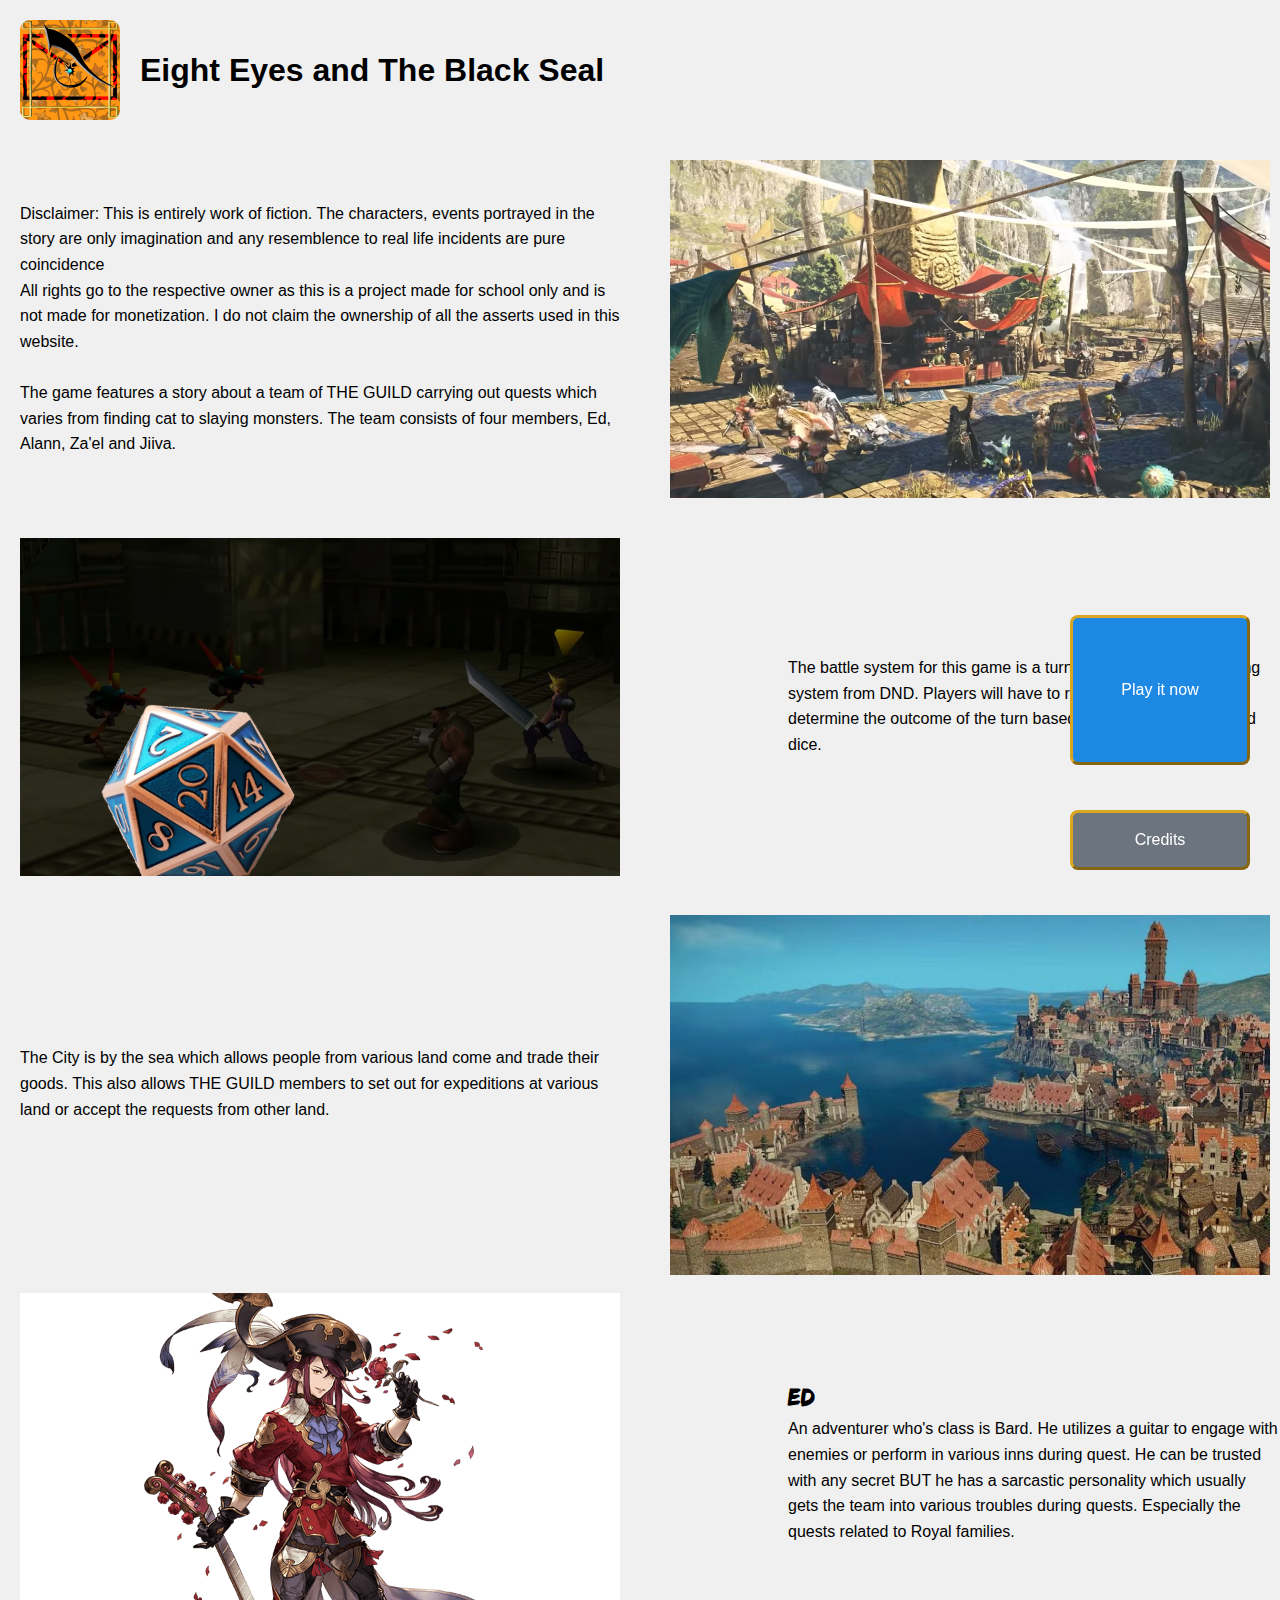
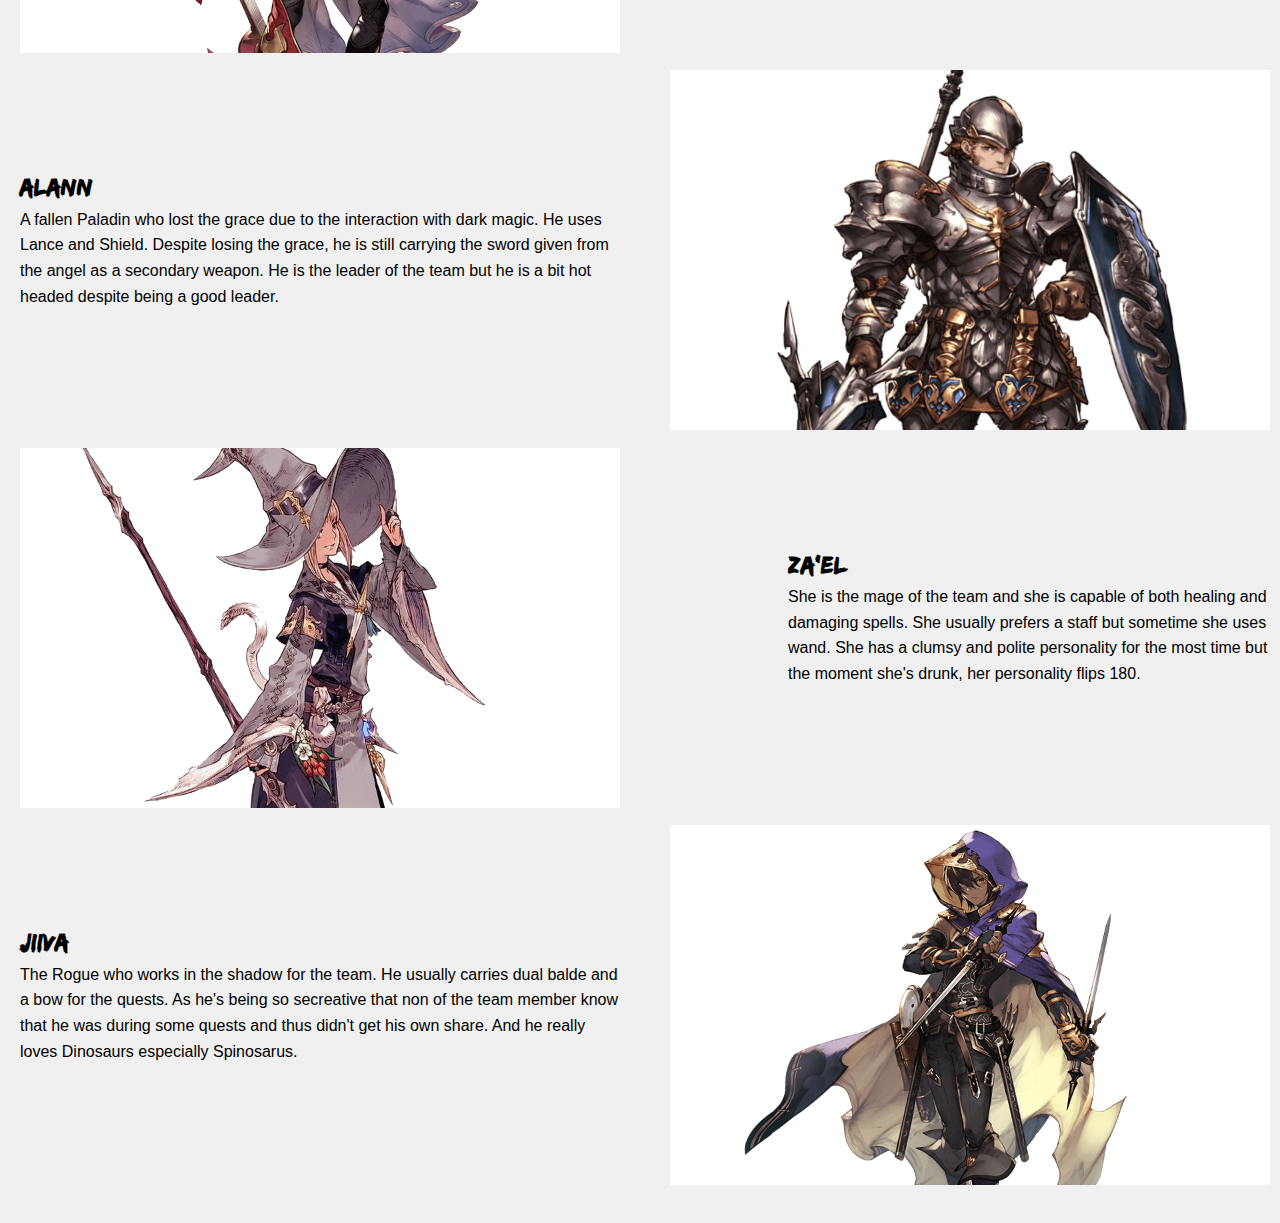
<file: index.html>
<!DOCTYPE html>
<html lang="en">

<head>
  <meta charset="UTF-8">
  <meta name="viewport" content="width=device-width, initial-scale=1.0">
  <title>Eight Eyes and The Black Seal</title>
  <link rel="stylesheet" href="css/indexStyle.css">
  <link rel="icon" type="image/x-icon" href="imgs/icons/Zari.png">
</head>

<body>

  <div class="container">

    <header class="header">
      <div class="logo">
        <img class="logo" src="imgs/logo/EightEyesLogo.png" alt="">
      </div>
      <h1>Eight Eyes and The Black Seal</h1>
    </header>

    <div class="floating-buttons">
      <a href="prologue.html"><button class="primary">Play it now</button></a>
      <a href="credits.html"><button class="secondary">Credits</button></a>
    </div>

    <section class="row section-one">
      <div class="text">
        <p>
          Disclaimer: This is entirely work of fiction. The characters, events portrayed in the story are only
          imagination and any resemblence to real life incidents are pure coincidence <br>
          All rights go to the respective owner as this is a project made for school only and is not made for
          monetization. I do not claim the ownership of all the asserts used in this website.
          <br><br>
          The game features a story about a team of THE GUILD carrying out quests which varies from finding cat to
          slaying monsters.
          The team consists of four members, Ed, Alann, Za'el and Jiiva.
        </p>
      </div>

      <div class="image large">
        <img src="imgs/indexguild.png" alt="">
      </div>
    </section>

    <section class="row section-two">
      <div class="image large">
        <img src="imgs/tbD20.png" alt="">
      </div>

      <div class="text">
        <p>
          The battle system for this game is a turn-based with Dice 20 rolling system from DND.
          Players will have to roll the dice in order to determine the outcome of the turn based on the value of the
          rolled dice.
        </p>
    </section>

    <section class="row section-one">
      <div class="text">
        <p>
          The City is by the sea which allows people from various land come and trade their goods. This also allows THE
          GUILD members to set out for expeditions at various land
          or accept the requests from other land.
        </p>
      </div>

      <div class="image large">
        <img src="imgs/city.png" alt="">
      </div>
    </section>

    <section class="row section-two">
      <div class="image large">
        <img class="Ed" src="imgs/IndexEd.png" alt="">
      </div>

      <div class="text">
        <h2>Ed</h2>
        <p>
          An adventurer who's class is Bard.
          He utilizes a guitar to engage with enemies or perform in various inns during quest.
          He can be trusted with any secret BUT
          he has a sarcastic personality which usually gets the team into various troubles during quests.
          Especially the quests related to Royal families.
        </p>
      </div>

    </section>
    <section class="row section-one">
      <div class="text">
        <h2>Alann</h2>
        <p>
          A fallen Paladin who lost the grace due to the interaction with dark magic.
          He uses Lance and Shield. Despite losing the grace, he is still carrying the sword given from the angel as a
          secondary weapon.
          He is the leader of the team but he is a bit hot headed despite being a good leader.
        </p>
      </div>

      <div class="image large">
        <img class="Alann" src="imgs/IndexAlann.png" alt="IndexAlann.png">
      </div>
    </section>
    <section class="row section-two">
      <div class="image large">
        <img class="Zael" src="imgs/IndexZael.png" alt="">
      </div>

      <div class="text">
        <h2>Za'el</h2>
        <p>
          She is the mage of the team and she is capable of both healing and damaging spells.
          She usually prefers a staff but sometime she uses wand.
          She has a clumsy and polite personality for the most time but the moment she's drunk, her personality flips
          180.
        </p>
      </div>

    </section>

    <section class="row section-one">
      <div class="text">
        <h2>Jiiva</h2>
        <p>
          The Rogue who works in the shadow for the team.
          He usually carries dual balde and a bow for the quests.
          As he's being so secreative that non of the team member know that he was during some quests and thus didn't
          get his own share.
          And he really loves Dinosaurs especially Spinosarus.
        </p>
      </div>

      <div class="image largse">
        <img class="Jiiva" src="imgs/IndexJiiva.png" alt="">
      </div>
    </section>
  </div>

</body>

</html>
</file>
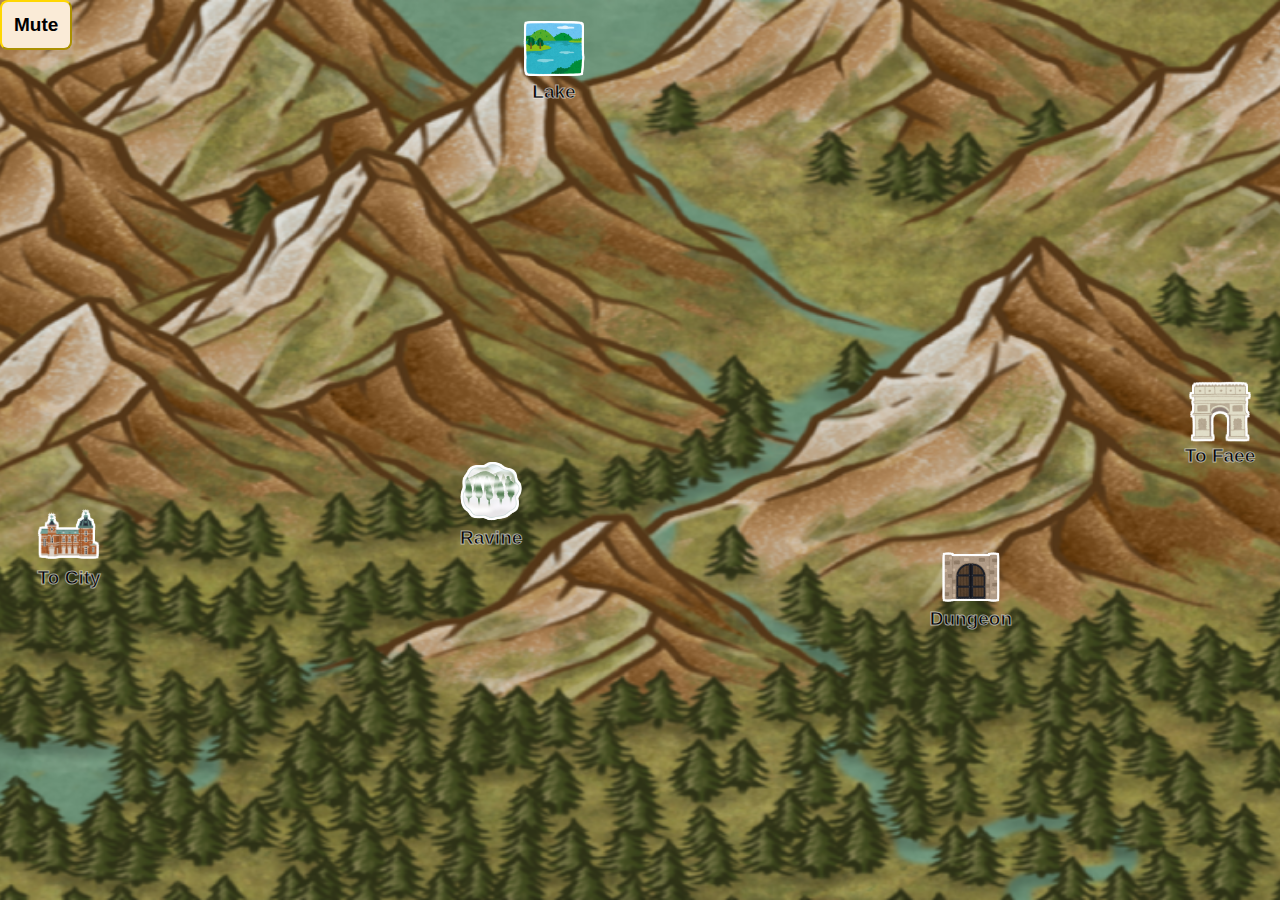
<file: forest.html>
<!DOCTYPE html>
<html lang="en">

<head>
  <meta charset="UTF-8">
  <meta name="viewport" content="width=device-width, initial-scale=1.0">
  <title>Eight Eyes and The Black Seal</title>
  <link rel="stylesheet" href="css/style.css">
  <link rel="icon" type="image/x-icon" href="imgs/icons/Zari.png">
</head>

<body class="bodyForest">
  <audio id="cityOst" autoplay loop>
    <source src="ost/Cobblestone_Village.mp3" type="audio/mp3">
  </audio>

  <button class="nav" id="musicBtn" onclick="toggleMusic()">Mute</button>
  <br>
  <br>
  <br>
  <div class="map-btn toCity">
    <a href="city.html">
      <button>
        <img class="icons" src="imgs/icons/buiding_iwate_ginkou.png" alt=""><br>
        To City</button>
    </a>
  </div>
  <!-- Castle -->
  <div class="map-btn lake" onclick="story('lake')">
    <button>
      <img class="icons" src="imgs/icons/mizuumi.png" alt=""> <br>
      Lake</button>
  </div>

  <div class="map-btn faee">
    <a href="faee.html"> <br>
      <button><img class="icons" src="imgs/icons/gaisenmon.png" alt="">
        <br>To Faee</button>
    </a>
  </div>

  <div class="map-btn ravine" onclick="story('ravine')">
    <button>
      <img class="icons" src="imgs/icons/yama_kiri.png" alt=""><br>
      Ravine</button>
  </div>

  <div class="map-btn dungeon">
    <a href="battle.html">
      <button>
        <img class="icons" src="imgs/icons/mon_gate_western_close.png" alt=""><br>
        Dungeon
      </button>
    </a>
  </div>

</body>

</html>
<script>
  function story(scene) {
    window.location.href = "story.html?scene=" + scene;
  }

  const audio = document.getElementById("cityOst");
  const button = document.getElementById("musicBtn");
  audio.volume = 0.3;
  audio.currentTime = 2;
  function toggleMusic() {
    audio.muted = !audio.muted;
    button.textContent = audio.muted ? "Unmute" : "Mute";
  }
</script>
</file>
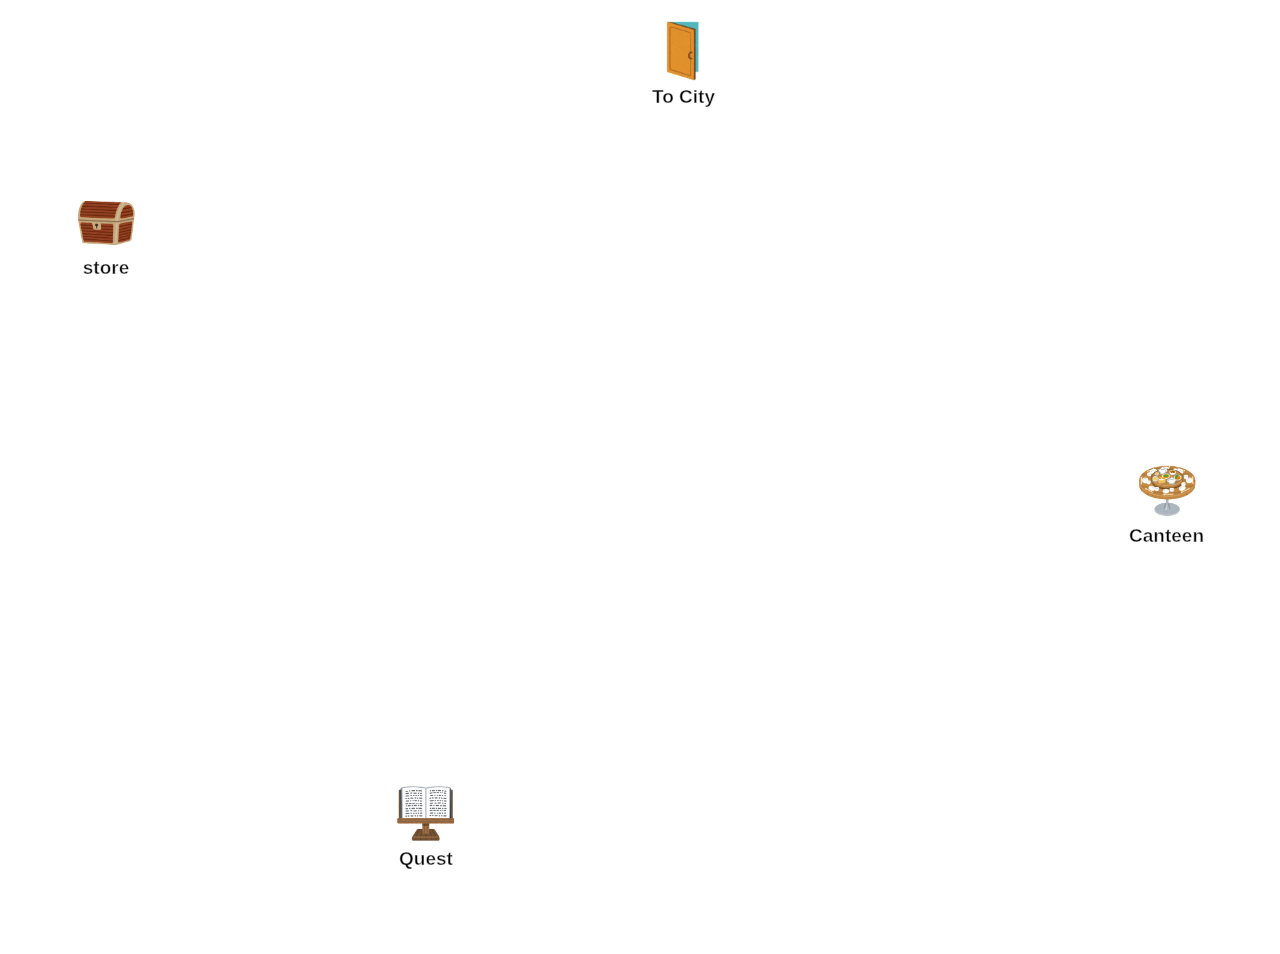
<file: guild.html>
<!DOCTYPE html>
<html lang="en">

<head>
    <meta charset="UTF-8">
    <meta name="viewport" content="width=device-width, initial-scale=1.0">
    <title>Eight Eyes and The Black Seal</title>
    <link rel="stylesheet" href="css/style.css">
    <link rel="icon" type="image/x-icon" href="imgs/icons/Zari.png">
</head>

<body class="bodyGuild">

    <iframe width="1710" height="950"
        src="https://www.youtube.com/embed/lqljKdJPgZA?autoplay=1&mute=0&loop=1&playlist=lqljKdJPgZA&controls=0&modestbranding=1&rel=0"
        title="YouTube video player" frameborder="0"
        allow="autoplay; accelerometer; clipboard-write; encrypted-media; gyroscope; picture-in-picture; web-share"
        allowfullscreen>
    </iframe>
    <div class="map-btn getOut">
        <a href="city.html">
            <button>
                <img class="icons" src="imgs/icons/door.png" alt="">
                <br>To City</button>
        </a>
    </div>

    <div class="map-btn quest" onclick="story('quest')">
        <button>
            <img class="icons" src="imgs/icons/book_syokendai.png" alt=""><br>
            Quest</button>
    </div>

    <div class="map-btn store" onclick="story('guildStore')">
        <button>
            <img class="icons" src="imgs/icons/kaizoku_takarabako.png" alt=""><br>
            store</button>
    </div>

    <div class="map-btn canteen" onclick="story('canteen')">
        <button>
            <img class="icons" src="imgs/icons/chuuka_turntable_yamucha.png" alt=""><br>
            Canteen</button>
    </div>
</body>

</html>
</file>
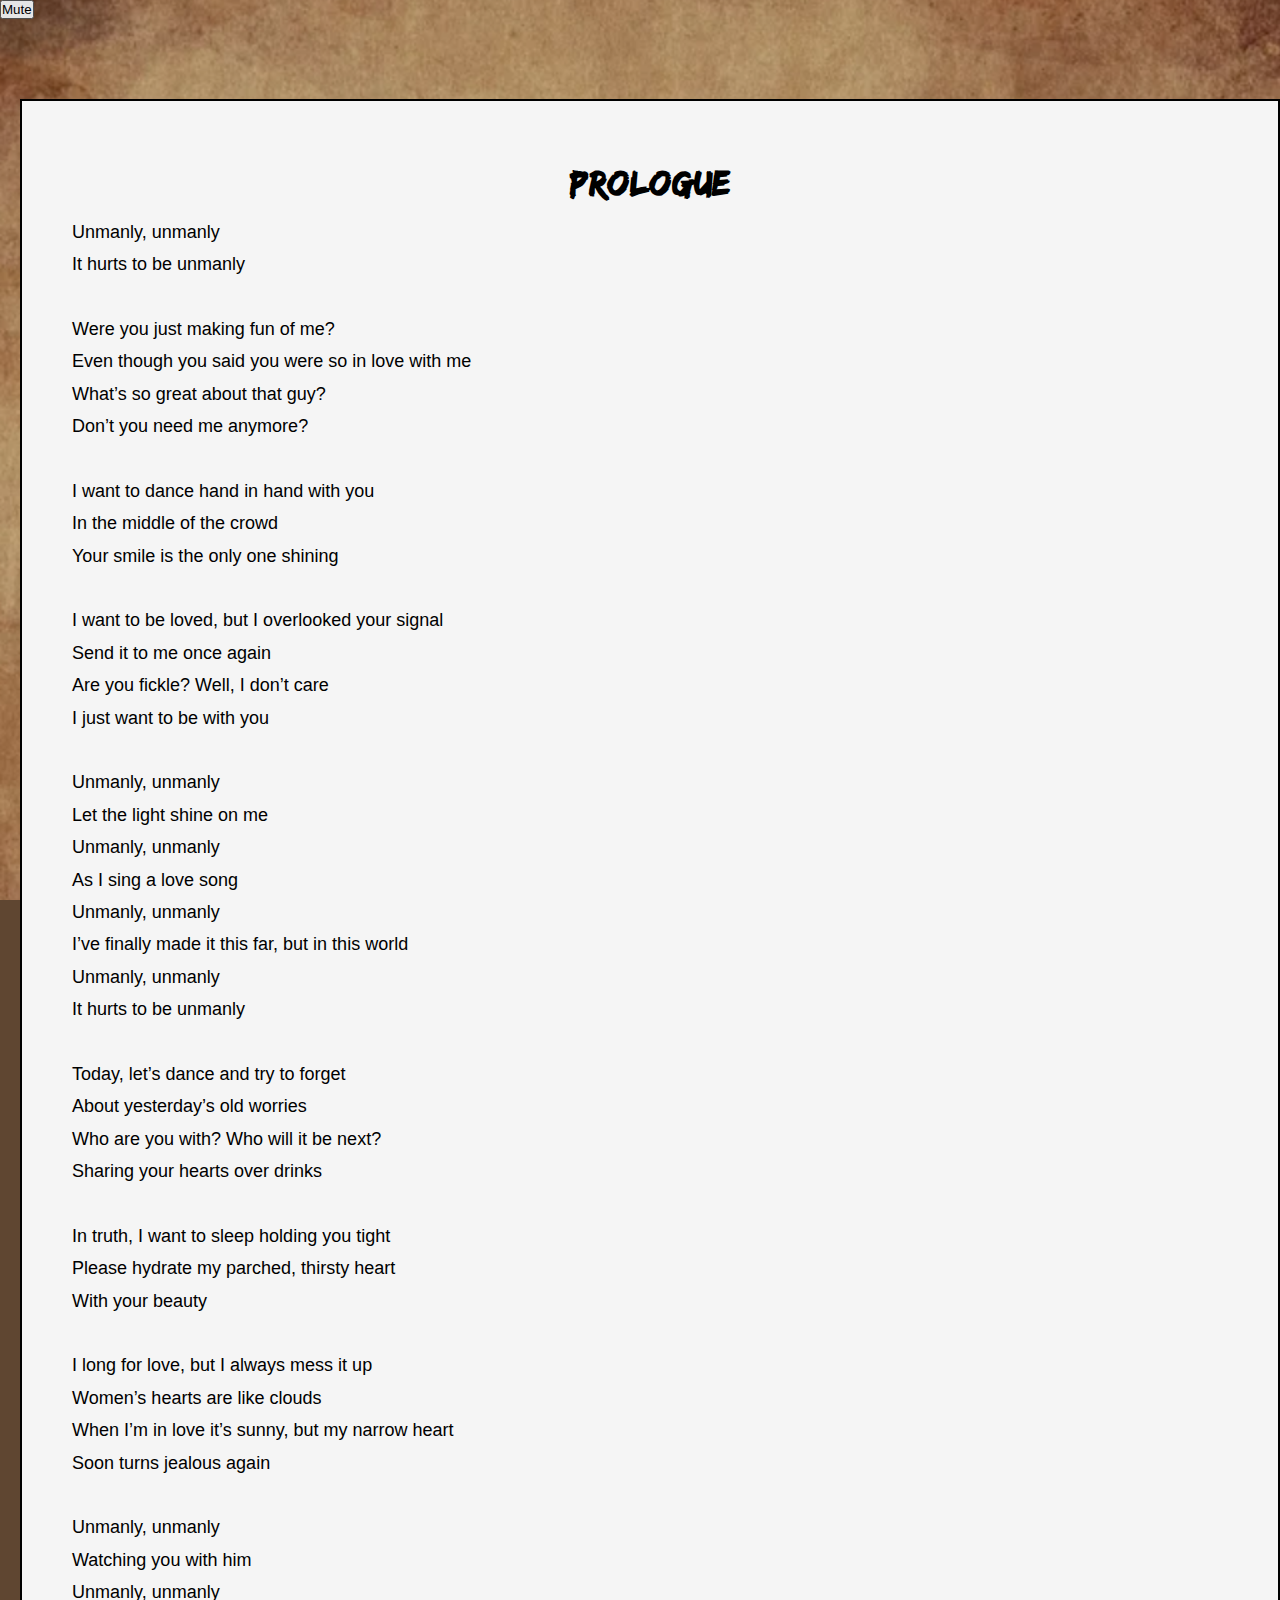
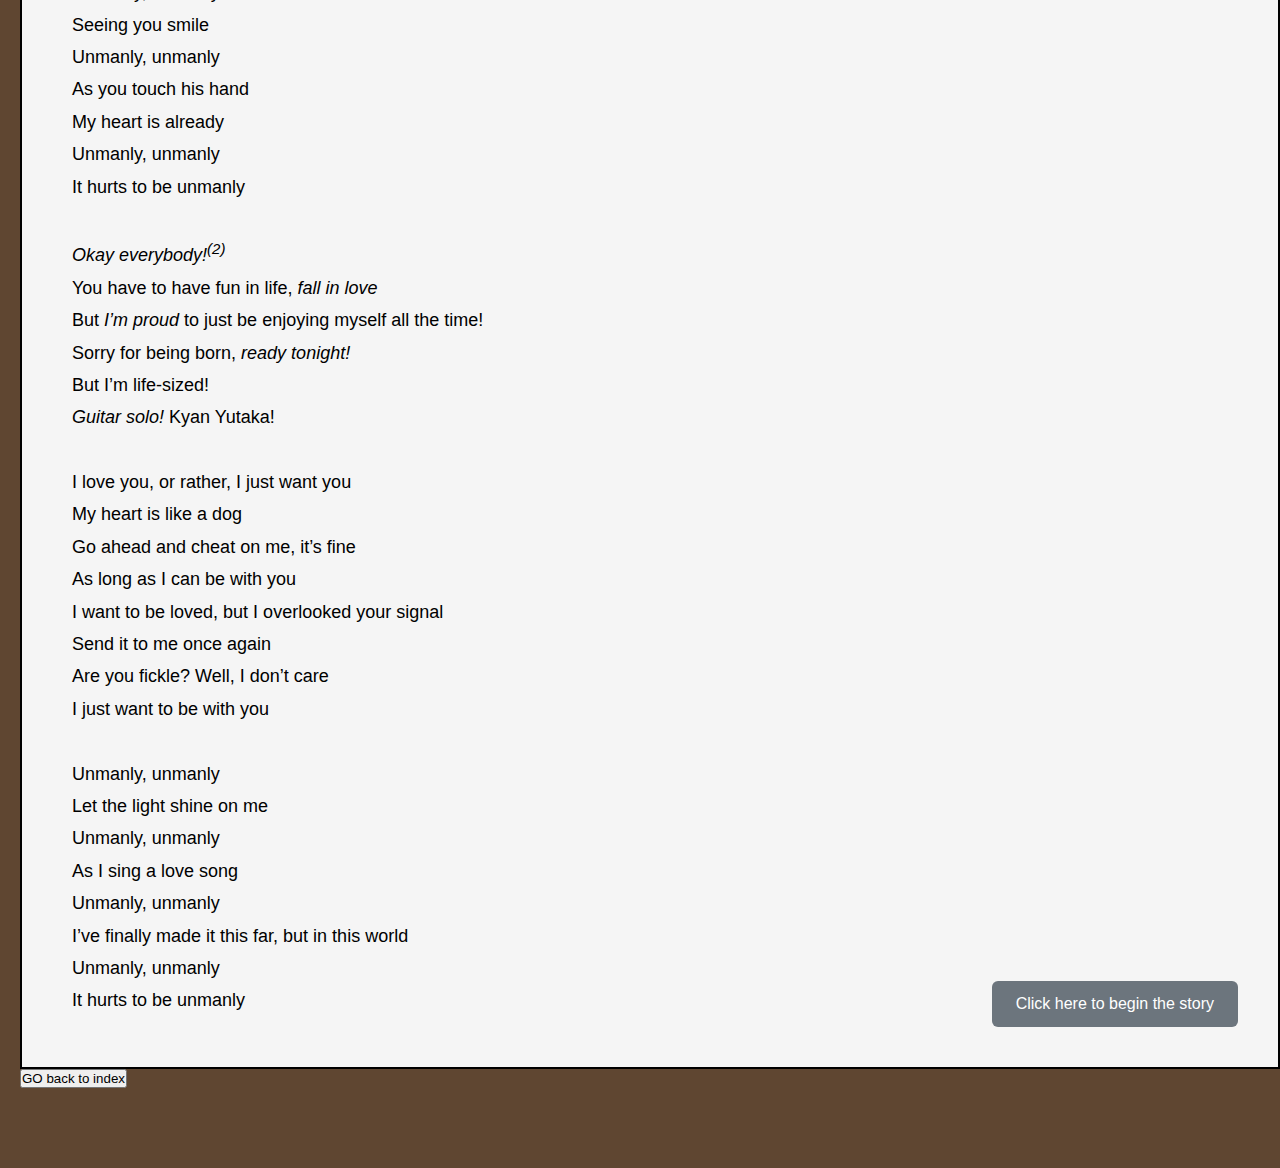
<file: prologue.html>
<!DOCTYPE html>
<html lang="en">

<head>
  <meta charset="UTF-8">
  <title>Prologue</title>
  <link rel="stylesheet" href="css/prologueStyle.css">
  <link rel="icon" type="image/x-icon" href="imgs/icons/Zari.png">
</head>

<body>

  <audio id="prost" autoplay loop>
    <source src="ost/memeshikute.mp3" type="audio/mp3">
  </audio>

  <button id="musicBtn" onclick="toggleMusic()">Mute</button>

  <div class="container">

    <div class="story-box">
      <div class="story-content">
        <h1>Prologue</h1>

        <p class="wp-block-paragraph">Unmanly, unmanly<br>It hurts to be unmanly</p>

        <br>

        <p class="wp-block-paragraph">Were you just making fun of me?<br>Even though you said you were so in love with
          me<br>What’s so great about that guy?<br>Don’t you need me anymore?</p>

        <br>

        <p class="wp-block-paragraph">I want to dance hand in hand with you<br>In the middle of the crowd<br>Your smile
          is the only one shining</p>

        <br>

        <p class="wp-block-paragraph">I want to be loved, but I overlooked your signal<br>Send it to me once
          again<br>Are you fickle? Well, I don’t care<br>I just want to be with you</p>

        <br>

        <p class="wp-block-paragraph">Unmanly, unmanly<br>Let the light shine on me<br>Unmanly, unmanly<br>As I sing a
          love song<br>Unmanly, unmanly<br>I’ve finally made it this far, but in this world<br>Unmanly, unmanly<br>It
          hurts to be unmanly</p>

        <br>

        <p class="wp-block-paragraph">Today, let’s dance and try to forget<br>About yesterday’s old worries<br>Who are
          you with? Who will it be next?<br>Sharing your hearts over drinks</p>

        <br>

        <p class="wp-block-paragraph">In truth, I want to sleep holding you tight<br>Please hydrate my parched, thirsty
          heart<br>With your beauty</p>

        <br>

        <p class="wp-block-paragraph">I long for love, but I always mess it up<br>Women’s hearts are like clouds<br>When
          I’m in love it’s sunny, but my narrow heart<br>Soon turns jealous again</p>

        <br>

        <p class="wp-block-paragraph">Unmanly, unmanly<br>Watching you with him<br>Unmanly, unmanly<br>Seeing you
          smile<br>Unmanly, unmanly<br>As you touch his hand<br>My heart is already<br>Unmanly, unmanly<br>It hurts to
          be unmanly</p>

        <br>

        <p class="wp-block-paragraph"><em>Okay everybody!<sup>(2)</sup></em><br>You have to have fun in
          life,<em>&nbsp;fall in love</em><br>But&nbsp;<em>I’m proud</em>&nbsp;to just be enjoying myself all the
          time!<br>Sorry for being born,&nbsp;<em>ready tonight!</em><br>But I’m life-sized!<br><em>Guitar
            solo!</em>&nbsp;Kyan Yutaka!</p>

        <br>

        <p class="wp-block-paragraph">I love you, or rather, I just want you<br>My heart is like a dog<br>Go ahead and
          cheat on me, it’s fine<br>As long as I can be with you<br>I want to be loved, but I overlooked your
          signal<br>Send it to me once again<br>Are you fickle? Well, I don’t care<br>I just want to be with you</p>

        <br>

        <p class="wp-block-paragraph">Unmanly, unmanly<br>Let the light shine on me<br>Unmanly, unmanly<br>As I sing a
          love song<br>Unmanly, unmanly<br>I’ve finally made it this far, but in this world<br>Unmanly, unmanly<br>It
          hurts to be unmanly</p>


      </div>

      <div class="story-button">
        <a href="city.html">
          <button>Click here to begin the story</button>
        </a>
      </div>

    </div>
    <a href="index.html">
      <button>GO back to index</button>
    </a>
  </div>

</body>

</html>
<script>
  const audio = document.getElementById("prost");
  const button = document.getElementById("musicBtn");
  audio.volume = 0.4;
  function toggleMusic() {
    audio.muted = !audio.muted;
    button.textContent = audio.muted ? "Unmute" : "Mute";
  }
</script>
</file>
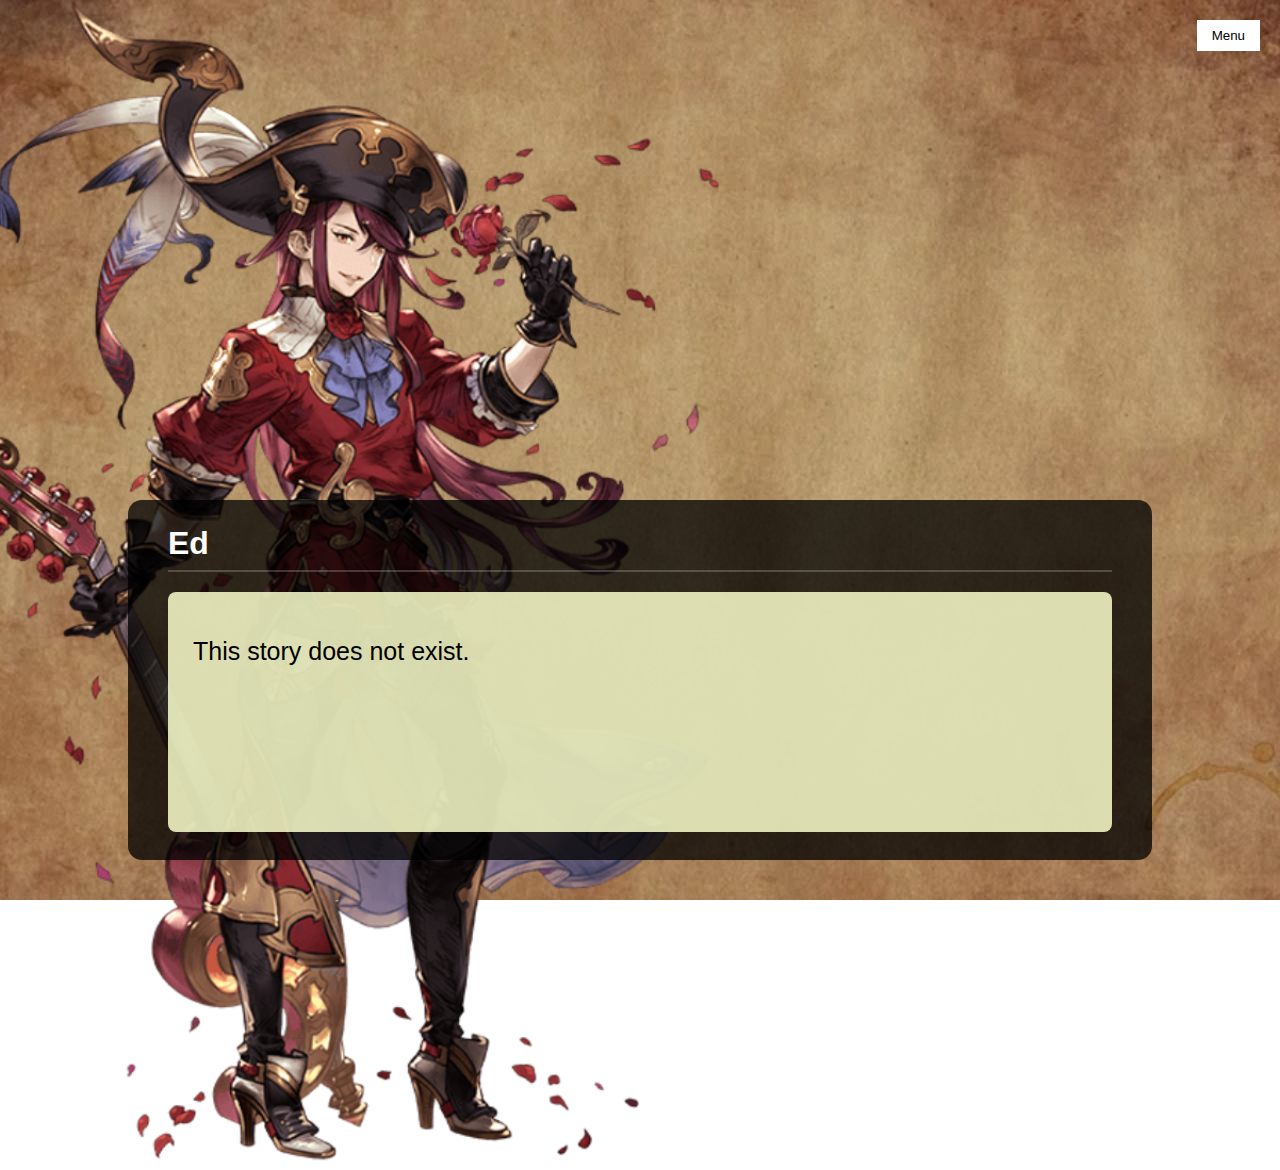
<file: story.html>
<!DOCTYPE html>
<html lang="en">

<head>
    <meta charset="UTF-8">
    <meta name="viewport" content="width=device-width, initial-scale=1.0">
    <title>Eight Eyes and The Black Seal</title>
    <link rel="stylesheet" href="css/storyStyle.css">
    <link rel="icon" type="image/x-icon" href="imgs/icons/Zari.png">
</head>

<body>

    <div id="story-container">

        <!-- Background -->
        <img src="imgs/bg/paperTexture.png" id="background">

        <button id="menuBtn">Menu</button>

        <div id="dialogue-box">

            <div id="name-box">
                <span id="character-name">Ed</span>
            </div>

            <div id="text-area">
                <p id="dialogue-text">...</p>
            </div>
        </div>
    </div>

    </div>

    <script src="js/story.js"></script>
</body>

</html>
</file>
<file: css/indexStyle.css>
* {
  margin: 0;
  padding: 0;
  box-sizing: border-box;
  font-family: Arial, sans-serif;
}

@font-face {
  font-family: 'edoSz';
  src: url('../font/edosz.ttf') format('truetype');
}

h2 {
  font-family: 'edoSz';
}

body {
  background-image: url('../imgs/bg/paperTexture.png');
  background-color: rgb(95, 70, 49);
  background-position: center;
  background-attachment: fixed;
  background-repeat: no-repeat;
  background-size: cover;
}

.container {
  max-width: 1500px;
  width: 1300px;
  margin: auto;
  padding: 20px;
  background: #f0f0f0;
}

.conimg {
  opacity: 0.2;
}

.header {
  display: flex;
  align-items: center;
  gap: 20px;
  margin-bottom: 40px;
}

.logo {
  max-width: 100px;
  max-height: 100px;
  border-radius: 10px;
}

.logo:hover {
  transform: scale(1);
  box-shadow: 0 0 0px;
}

.row {
  display: grid;
  gap: 30px;
  margin-bottom: 40px;
  align-items: center;
}

.section-one {
  grid-template-columns: 1fr 1.5fr;
}

.section-two {
  grid-template-columns: 1.5fr 1fr;
}

.section-one {
  display: grid;
  grid-template-columns: 1fr 1fr;
  align-items: center;
  gap: 40px;
}

.section-one .text,
.section-one img {
  width: 100%;
  max-width: 600px;
}

.section-one img {
  justify-self: start;
}

.image {
  max-width: 600px;
  max-height: 337.5px;
}


.image-box {
  width: 100%;
  background: #ccc;
  border: 2px solid #000;
}

.large {
  height: 450px;
}

.medium {
  height: 180px;
  margin: 20px 0;
}

img {
  max-width: 600px;
  max-height: 450px;
  transition: transform 0.3s ease, box-shadow 0.3s ease;
}

img:hover {
  transform: scale(1.02);
  box-shadow: 0 0 30px rgba(0, 0, 0, 0.6);
}

.Ed:hover {
  box-shadow: 0 0 30px rgba(255, 57, 57, 0.6);
}

.Alann:hover {
  box-shadow: 0 0 30px rgba(23, 3, 114, 0.6);
}

.Zael:hover {
  box-shadow: 0 0 30px rgba(239, 255, 149, 0.6);
}

.Jiiva:hover {
  box-shadow: 0 0 30px rgba(41, 148, 46, 0.6);
}

.text,
.text-block {
  line-height: 1.6;
}

button {
  padding: 12px;
  font-size: 16px;
  border-radius: 8px;
  border: 3px outset goldenrod;
  cursor: pointer;
  transition: transform 0.3s ease, box-shadow 0.3s ease;
}

.primary,
.primary-btn {
  background-color: #1e88e5;
  color: white;
  height: 150px;
  margin-bottom: 30px;
}

.secondary,
.secondary-btn {
  background-color: #6c757d;
  color: white;
  height: 60px;
}

button:hover {
  opacity: 0.8;
  transform: scale(1.02);
}

.primary:hover {
  background-color: rgb(0, 0, 0);
  box-shadow: 0 0 50px gold;
}

.secondary:hover {
  background-color: rgb(0, 0, 0);
  color: rgb(255, 255, 255);
  box-shadow: 0 0 50px gold;
}

.floating-buttons {
  position: fixed;
  bottom: 30px;
  right: 30px;
  display: flex;
  flex-direction: column;
  gap: 15px;
  z-index: 1000;
}

.floating-buttons button {
  width: 180px;
  padding: 14px;
}

@media (max-width: 900px) {

  .section-one,
  .section-two {
    grid-template-columns: 1fr;
  }

  .buttons,
  .floating-buttons {
    flex-direction: row;
  }
}
</file>
<file: css/style.css>
* {
  margin: 0;
  padding: 0;
  box-sizing: border-box;
  font-family: Arial, sans-serif;
}

@font-face {
  font-family: 'edoSz';
  src: url('../font/edosz.ttf') format('truetype');
}

h2 {
  font-family: 'edoSz';
}

html,
body {
  margin: 0;
  padding: 0;
  height: 100%;
}

.bodyCity {
  background: url('../imgs/bg/city.png') no-repeat center center;
  background-size: cover;
  background-attachment: fixed;
}

.bodyForest {
  background: url('../imgs/bg/forestBg.png') no-repeat center;
  background-size: cover;
  background-attachment: fixed;
}

.bodyGuild {
  background-size: cover;
  background-attachment: fixed;
}

.bodyFaee {
  background: url('../imgs/bg/faeeBg.png') no-repeat center;
  background-size: cover;
  background-attachment: fixed;
}

.text,
.text-block {
  line-height: 1.6;
}

button {
  padding: 12px;
  font-size: 19px;
  font-weight: bold;
  border-radius: 8px;
  background-color: rgba(250, 235, 215, 0);
  cursor: pointer;
  border: none;
  /*background-color: rgba(250, 235, 215, 0.753);
  border: 3px outset goldenrod;*/
  color: rgb(0, 0, 0);
}

.nav {
  background-color: antiquewhite;
  border: gold 2px outset;
  color: black;
}

.menu {
  position: fixed;
  top: 20px;
  left: 20px;
  display: flex;
  flex-direction: column;
  gap: 15px;
  z-index: 10;
}

.menu button {
  width: 150px;
  padding: 12px;
  font-size: 16px;
  border-radius: 8px;
  border: none;
  cursor: pointer;
  background: antiquewhite;
  transition: 0.3s;
}

.menu button:hover {
  background: white;
  transform: scale(1.05);
}

.map-btn {
  position: absolute;
  border-radius: 8px;
  -webkit-text-stroke: 1px rgba(255, 255, 255, 0.575);
  cursor: pointer;
  transition: 0.3s;
  font-size: 10px;
  border: none;
}

.map-btn button:hover {
  transform: scale(1.08);
  box-shadow: 0 0 70px gold;
  background-color: rgba(255, 217, 0, 0.356);
}

.icons {
  max-width: 60px;
  max-height: 60px;
  filter:
    drop-shadow(2px 0 0 white) drop-shadow(-2px 0 0 white) drop-shadow(0 2px 0 white) drop-shadow(0 -2px 0 white);
}

.castle {
  top: 22%;
  right: 40%;
}

.town {
  top: 55%;
  left: 68%;
}

.guild {
  top: 75%;
  left: 45%;
}

.getOut {
  left: 50%;
  top: 1%;
}

.market {
  bottom: 29%;
  left: 10%;
}

.inn {
  bottom: 25%;
  right: 15%;
}

.port {
  bottom: 38%;
  right: 42%;
}

.garden {
  top: 38%;
  right: 25%;
}

.forest {
  top: 40%;
  right: 5%;
}

.faeforest {
  bottom: 1%;
  right: 5%;
}

.lake {
  top: 1%;
  left: 40%
}

.faee {
  top: 40%;
  right: 1%
}

.ravine {
  top: 50%;
  left: 35%;
}

.toCity {
  top: 55%;
  left: 2%;
}

.dungeon {
  top: 60%;
  right: 20%;
}

.quest {
  bottom: 2%;
  left: 30%;
}

.canteen {
  top: 50%;
  right: 5%;
}

.store {
  top: 20%;
  left: 5%;
}

.festival {
  top: 30%;
  left: 5%;
}

.stable {
  top: 25%;
  right: 34%;
}

.faeeCastle{
  top: 10%;
  left: 50%;
}

.faeeGarden{
  top: 73%;
  right: 54%;
}
</file>
<file: css/storyStyle.css>
body {
    margin: 0;
    overflow: hidden;
    font-family: Arial, sans-serif;
}

#story-container {
    position: relative;
    width: 100vw;
    height: 100vh;
}

/* Background */
#background {
    position: absolute;
    width: 100%;
    height: 100%;
    object-fit: cover;
    z-index: 1;
}

/* Characters */
.character {
    position: absolute;
    bottom: -100;
    height: 130%;
    transition:
        filter 0.3s ease,
        left 0.4s ease,
        right 0.4s ease,
        transform 0.4s ease;
    z-index: 2;
}

.character.left {
    left: -5%;
    transform: translateX(0);
}

.character.center {
    left: 50%;
    transform: translateX(-50%);
}

.character.right {
    right: -5%;
    left: auto;
    transform: translateX(0);
}

#dialogue-box {
    position: absolute;
    bottom: 40px;
    left: 50%;
    transform: translateX(-50%);
    z-index: 10;
    width: 80%;
    max-width: 1200px;
    height: 360px;
    /* 🔥 Your current height */

    padding: 25px 40px;
    box-sizing: border-box;

    background: rgba(0, 0, 0, 0.75);
    border-radius: 14px;
}

#name-box {
    border-bottom: 2px solid rgba(255, 255, 255, 0.2);
    padding-bottom: 8px;
    color: white;
}

#character-name {
    font-size: 32px;
    font-weight: bold;
}

#text-area {
    margin-top: 20px;
    background: rgba(252, 255, 205, 0.85);
    /* 🔥 Different shade */
    padding: 20px 25px;
    border-radius: 8px;
    height: 200px;
    font-size: 25px;
}

#continue {
    text-align: right;
    font-size: 14px;
    opacity: 0.7;
}

/* Menu button */
#menuBtn {
    position: absolute;
    top: 20px;
    right: 20px;
    padding: 8px 15px;
    background: white;
    border: none;
    cursor: pointer;
    z-index: 15;
}
</file>
<file: css/prologueStyle.css>
/* Reset */
* {
  margin: 0;
  padding: 0;
  box-sizing: border-box;
  font-family: Arial, sans-serif;
}

@font-face {
  font-family: 'edoSz';
  src: url('../font/edosz.ttf') format('truetype');
}

h1 {
  font-family: 'edoSz';
  text-align: center;
}

body {
  background-image: url('../imgs/bg/paperTexture.png');
  background-color: rgb(95, 70, 49);
  background-position: center;
  background-attachment: fixed;
  background-repeat: no-repeat;
  background-size: cover;
}

.container {
  max-width: 1500px;
  width: 1300px;
  margin: 60px auto;
  padding: 20px;
}

.story-box {
  background: #f5f5f5;
  border: 2px solid #000;
  padding: 50px;
  min-height: 600px;
  position: relative;
}

.story-content {
  line-height: 1.8;
  font-size: 18px;
}

/* Button positioned bottom-right */
.story-button {
  position: absolute;
  bottom: 40px;
  right: 40px;
}

.story-button button {
  padding: 14px 24px;
  font-size: 16px;
  border-radius: 6px;
  border: none;
  cursor: pointer;
  background-color: #6c757d;
  color: white;
  transition: transform 0.3s ease, box-shadow 0.3s ease;
}

.story-button button:hover {
  transform: scale(1.05);
  background-color: black;
  box-shadow: 0 0 25px white;
}
</file>
